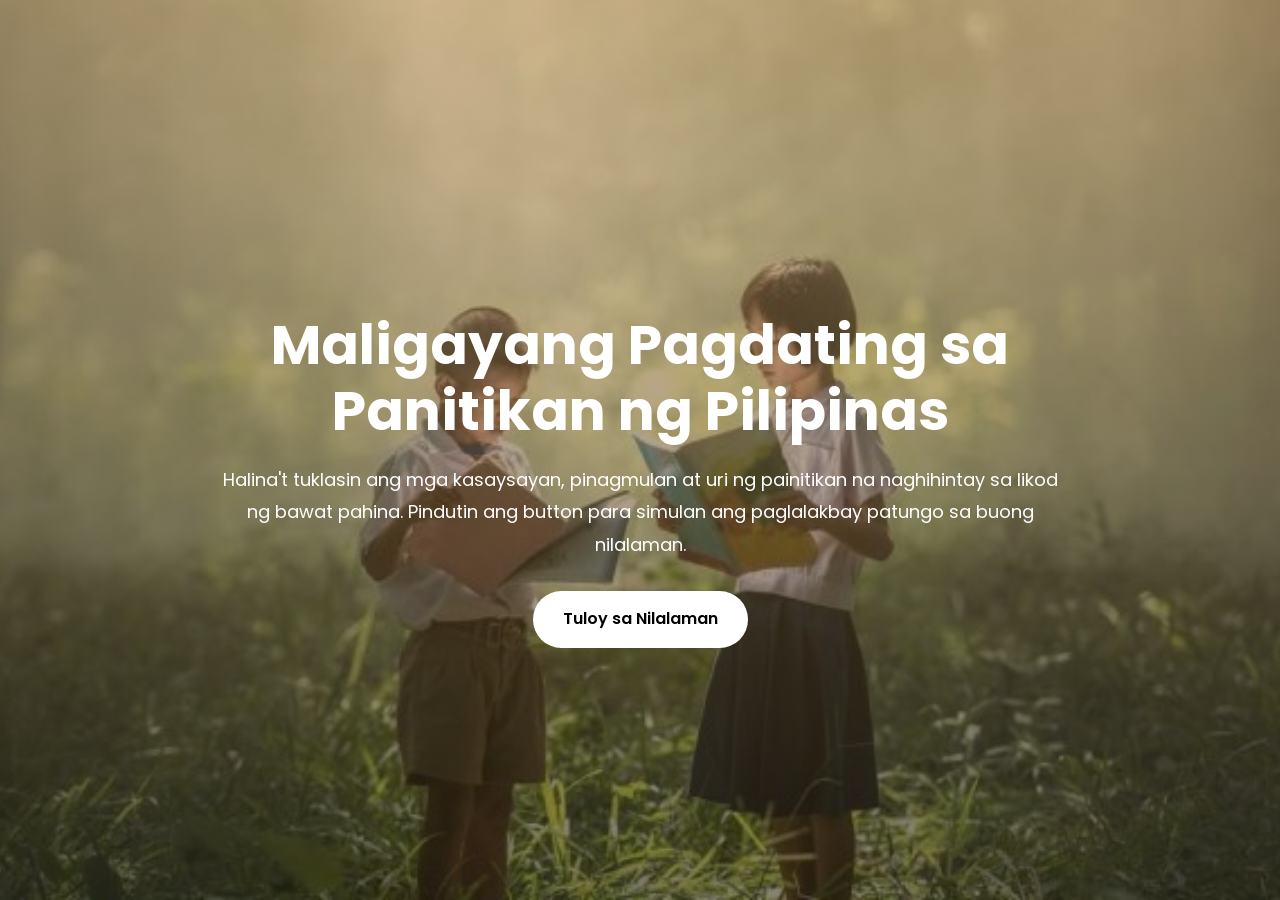
<file: index.html>
<!DOCTYPE html>
<html lang="tl">
<head>
  <meta charset="UTF-8" />
  <meta name="viewport" content="width=device-width, initial-scale=1.0"/>
  <title>Panitikan ng Pilipinas</title>

  <!-- Google Font -->
  <link rel="preconnect" href="https://fonts.googleapis.com">
  <link rel="preconnect" href="https://fonts.gstatic.com" crossorigin>

  <link href="https://fonts.googleapis.com/css2?family=Poppins:wght@300;400;500;600;700&display=swap" rel="stylesheet">

  <!-- CSS -->
  <link rel="stylesheet" href="main.css">
  <link rel="icon" href="favicon.svg" type="image/svg+xml">
</head>

<body>

  <!-- HERO -->

  <section class="hero">
    <div class="hero-content">
      <h2>Maligayang Pagdating sa Panitikan ng Pilipinas</h2>

      <p>
        Halina't tuklasin ang mga kasaysayan, pinagmulan at uri ng painitikan na naghihintay sa likod ng bawat pahina.
        Pindutin ang button para simulan ang paglalakbay patungo sa buong nilalaman.
      </p>

      <a href="Pages/panitikan.html" class="btn">Tuloy sa Nilalaman</a>
    </div>
  </section>

</body>
</html>
</file>
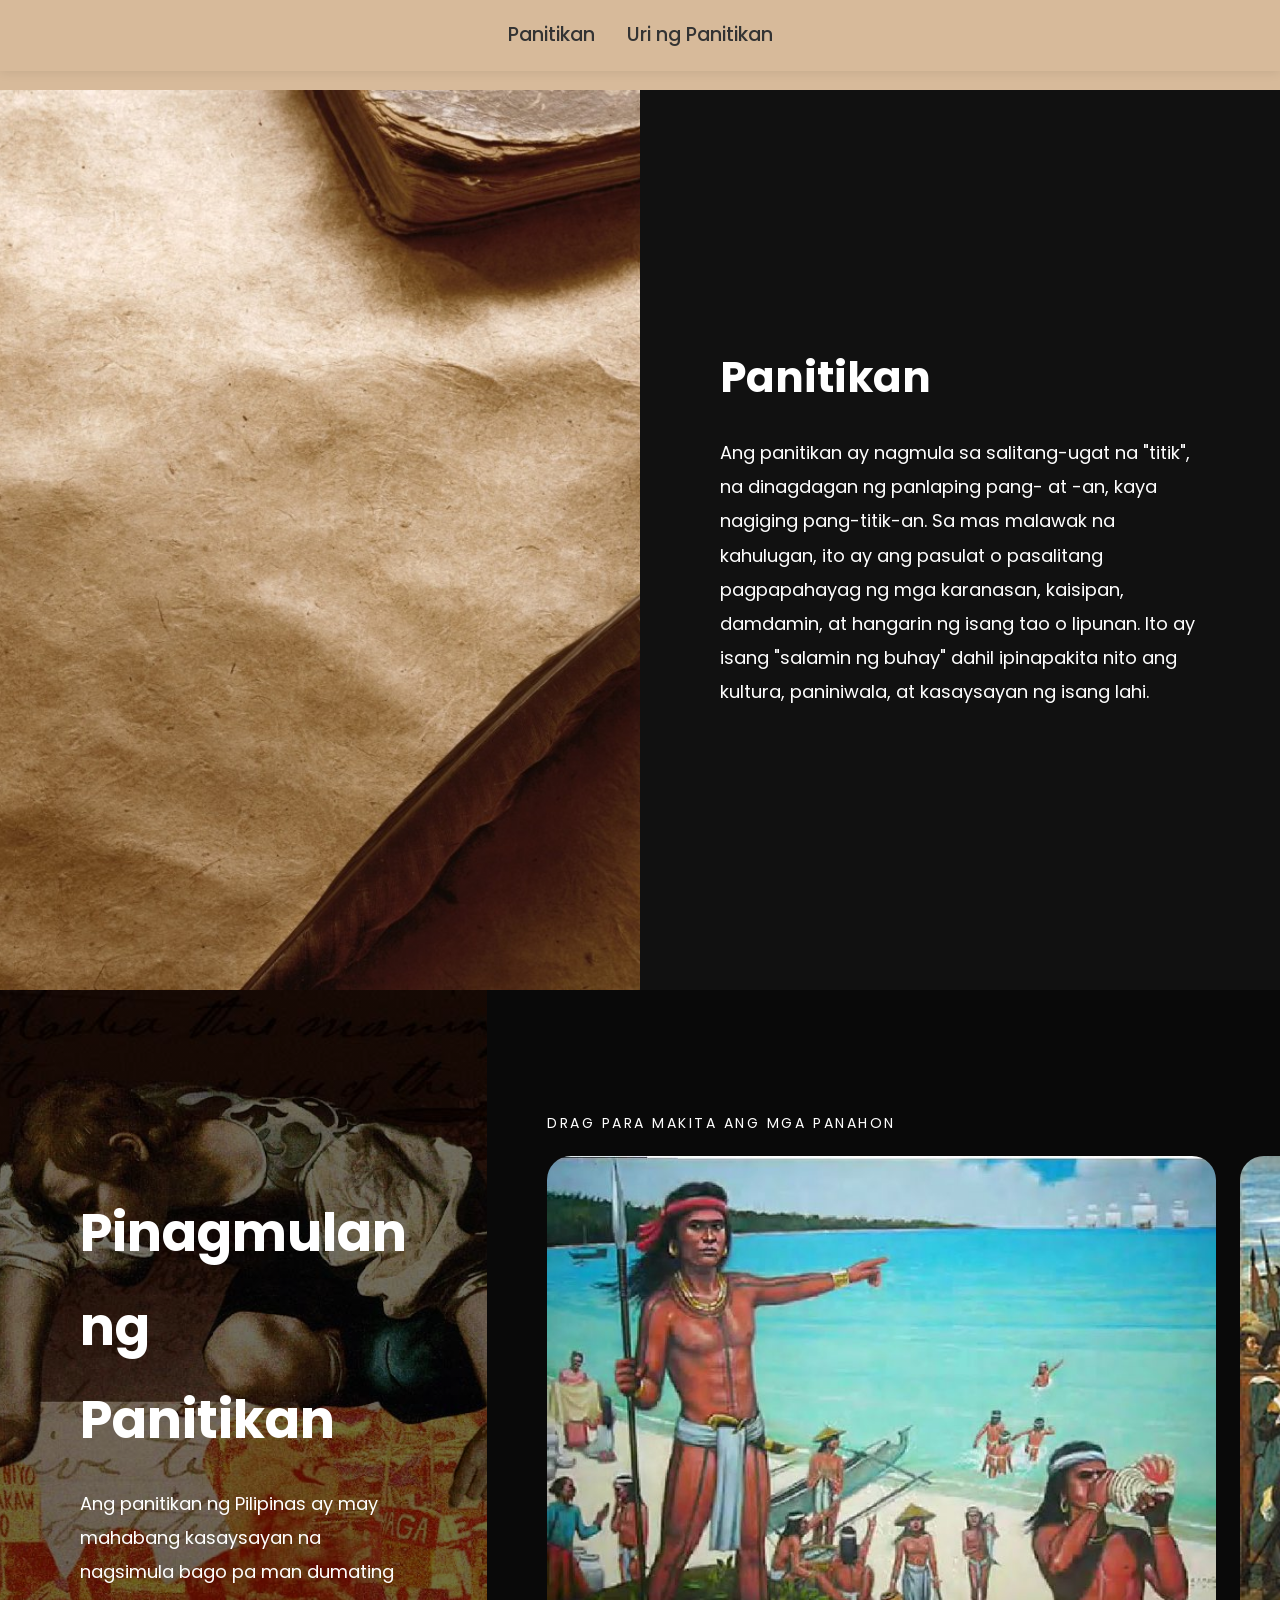
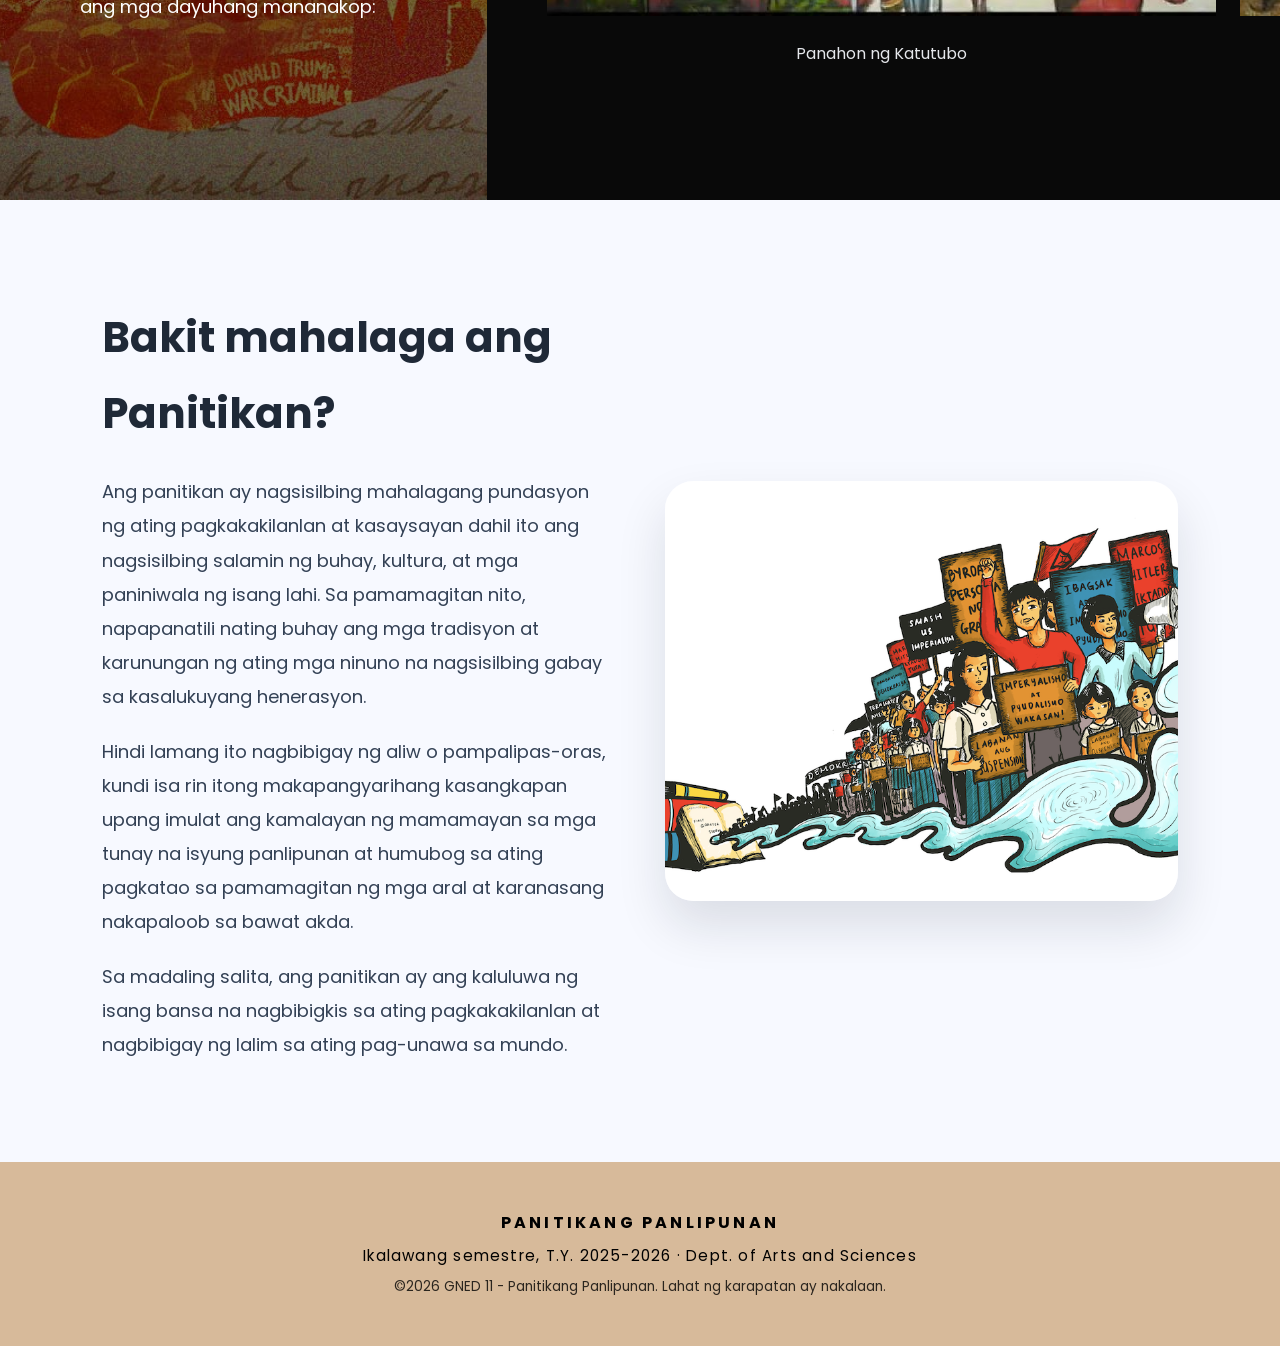
<file: Pages/panitikan.html>
<!DOCTYPE html>
<html lang="tl">
<head>
  <meta charset="UTF-8" />
  <meta name="viewport" content="width=device-width, initial-scale=1.0" />
  <title>Panitikan ng Pilipinas</title>

  <!-- Google Font -->
  <link rel="preconnect" href="https://fonts.googleapis.com">
  <link rel="preconnect" href="https://fonts.gstatic.com" crossorigin>
  <link href="https://fonts.googleapis.com/css2?family=Poppins:wght@300;400;500;600;700&display=swap" rel="stylesheet">

  <!-- CSS -->
  <link rel="stylesheet" href="../main.css">
  <link rel="icon" href="../favicon.svg" type="image/svg+xml">
</head>

<body class="panitikan-page">
  <div class="page-content">
    <nav>
      <ul>
        <li><a href="#panitikan">Panitikan</a></li>
        <li><a href="uri.html">Uri ng Panitikan</a></li>
      </ul>
    </nav>

    <section id="panitikan" class="section section-split">
      <div class="split-grid">
        <div class="split-image" style="background-image:url('../pictures/panitk.jpeg')"></div>
        <div class="split-content">
          <h2>Panitikan</h2>
          <p>
            Ang panitikan ay nagmula sa salitang-ugat na "titik", na dinagdagan ng panlaping pang- at -an, kaya nagiging pang-titik-an.
            Sa mas malawak na kahulugan, ito ay ang pasulat o pasalitang pagpapahayag ng mga karanasan, kaisipan, damdamin, at hangarin ng isang tao o lipunan.
            Ito ay isang "salamin ng buhay" dahil ipinapakita nito ang kultura, paniniwala, at kasaysayan ng isang lahi.
          </p>
        </div>
      </div>
    </section>

    <section id="pinagmulan" class="section section-pinagmulan">
      <div class="pinagmulan-grid">
        <div class="half-image">
          <div class="half-copy">
            <h2>Pinagmulan ng Panitikan</h2>
            <p>
              Ang panitikan ng Pilipinas ay may mahabang kasaysayan na nagsimula bago pa man dumating ang mga dayuhang mananakop:
            </p>
          </div>
        </div>

        <div class="half-gallery">
          <div class="gallery-label">Drag para makita ang mga panahon</div>
          <div class="draggable-row" id="kahuluganGallery">
            <div class="gallery-item" data-info="katutubo">
              <img src="../pictures/katutubo.jpg" alt="Panahon ng Katutubo">
              <div class="gallery-overlay">
                <div>
                  <h3>Panahon ng Katutubo</h3>
                  <p>Nagsimula ito sa anyong pasalin-dila (oral tradition). 
                    Ang ating mga ninuno ay nagpapahayag ng kanilang saloobin sa pamamagitan ng mga kuwentong-bayan, alamat, epiko, salawikain, at mga awiting-bayan. 
                    Sila ay may sarili na ring sistema ng pagsulat, ang Baybayin..</p>
                </div>
              </div>
              <p>Panahon ng Katutubo</p>
            </div>
            <div class="gallery-item" data-info="kastila">
              <img src="../pictures/kastila.jpg" alt="Panahon ng Kastila">
              <div class="gallery-overlay">
                <div>
                  <h3>Panahon ng Kastila</h3>
                  <p>Dito nagbago ang anyo ng panitikan dahil ipinakilala ang panitikang Romano at Kristiyanismo. 
                    Nagsimulang maisulat ang mga akda gamit ang alpabetong Latin.</p>
                </div>
              </div>
              <p>Panahon ng Kastila</p>
            </div>
            <div class="gallery-item" data-info="amerikano">
              <img src="../pictures/amerikano.jpg" alt="Panahon ng Amerikano">
              <div class="gallery-overlay">
                <div>
                  <h3>Panahon ng Amerikano</h3>
                  <p>Patuloy na nalinang ang panitikan sa pamamagitan ng paggamit ng wikang Ingles at Tagalog/Filipino, na sumasalamin sa modernisasyon at mga napapanahong isyung panlipunan.</p>
                </div>
              </div>
              <p>Panahon ng Amerikano</p>
            </div>
          </div>
        </div>
      </div>
    </section>

    <section id="kahalagahan" class="section kahalagahan-section">
      <div class="kahalagahan-grid">
        <div class="kahalagahan-text">
          <h2>Bakit mahalaga ang Panitikan?</h2>
          <p>
            Ang panitikan ay nagsisilbing mahalagang pundasyon ng ating pagkakakilanlan at kasaysayan dahil ito ang nagsisilbing salamin ng buhay, kultura, at mga paniniwala ng isang lahi. Sa pamamagitan nito, napapanatili nating buhay ang mga tradisyon at karunungan ng ating mga ninuno na nagsisilbing gabay sa kasalukuyang henerasyon.
          </p>
          <p>
            Hindi lamang ito nagbibigay ng aliw o pampalipas-oras, kundi isa rin itong makapangyarihang kasangkapan upang imulat ang kamalayan ng mamamayan sa mga tunay na isyung panlipunan at humubog sa ating pagkatao sa pamamagitan ng mga aral at karanasang nakapaloob sa bawat akda.
          </p>
          <p>
            Sa madaling salita, ang panitikan ay ang kaluluwa ng isang bansa na nagbibigkis sa ating pagkakakilanlan at nagbibigay ng lalim sa ating pag-unawa sa mundo.
          </p>
        </div>
        <div class="kahalagahan-image"></div>
      </div>
    </section>
  </div>

  <script src="../main.js"></script>

  <footer>
    <p>PANITIKANG PANLIPUNAN</p>
    <p>Ikalawang semestre, T.Y. 2025-2026 · Dept. of Arts and Sciences</p>

    <p>©2026 GNED 11 - Panitikang Panlipunan. Lahat ng karapatan ay nakalaan.</p>
  </footer>

</body>
</html>
</file>
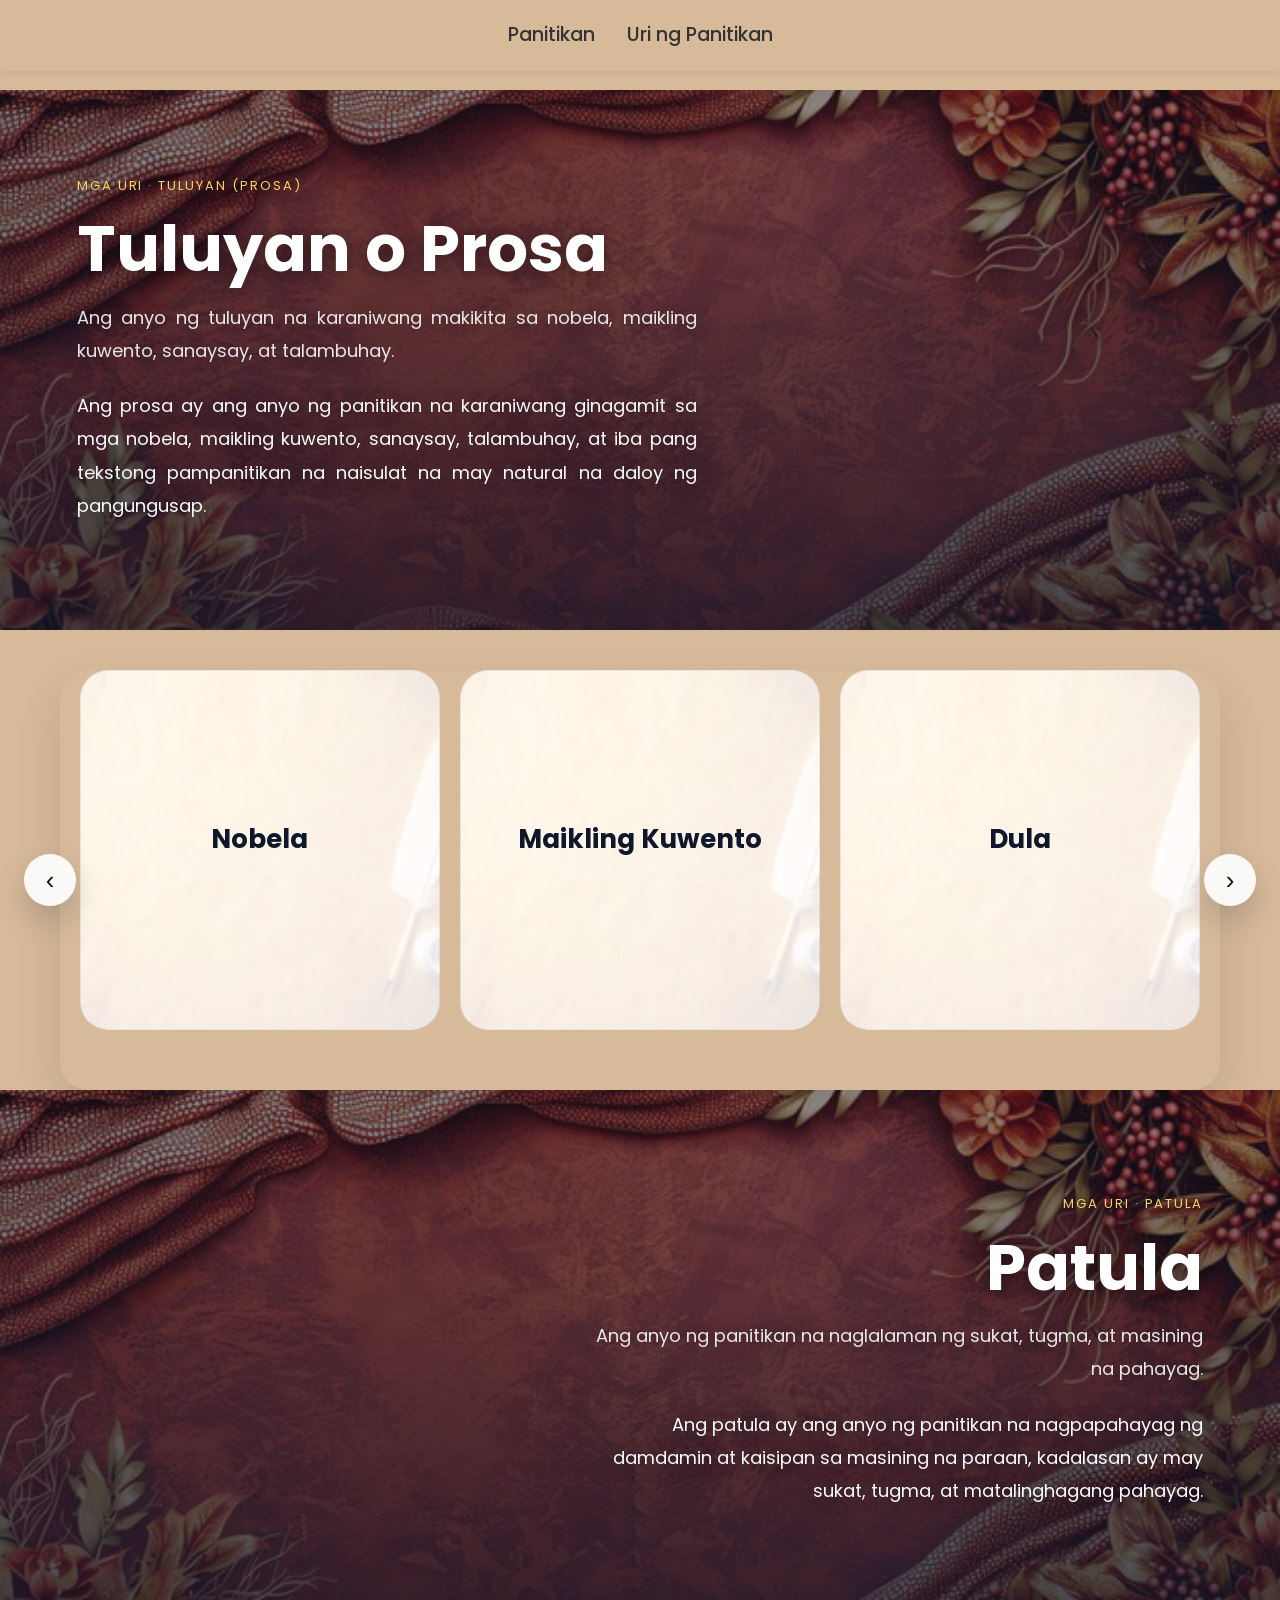
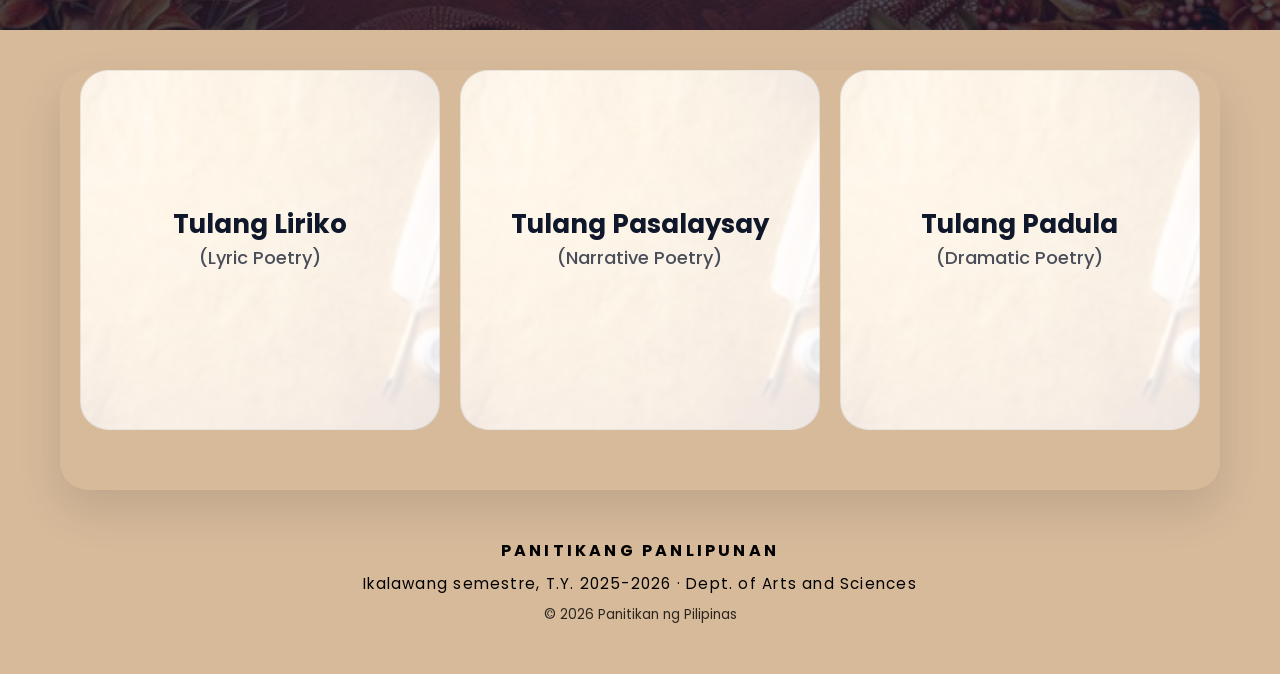
<file: Pages/uri.html>
<!DOCTYPE html>
<html lang="tl">
<head>
  <meta charset="UTF-8" />
  <meta name="viewport" content="width=device-width, initial-scale=1.0" />
  <title>Uri ng Panitikan</title>

  <!-- Google Font -->
  <link rel="preconnect" href="https://fonts.googleapis.com">
  <link rel="preconnect" href="https://fonts.gstatic.com" crossorigin>
  <link href="https://fonts.googleapis.com/css2?family=Poppins:wght@300;400;500;600;700&display=swap" rel="stylesheet">

  <!-- CSS -->
  <link rel="stylesheet" href="../main.css">
  <link rel="icon" href="../favicon.svg" type="image/svg+xml">
</head>

<body class="uri-page">
  <div class="page-content">
    <nav>
      <ul>
        <li><a href="panitikan.html">Panitikan</a></li>
        <li><a href="uri.html">Uri ng Panitikan</a></li>
      </ul>
    </nav>

    <section id="tuluyan" class="hero hero-overlay left">
      <div class="hero-content">
        <div class="breadcrumbs">Mga Uri · Tuluyan (Prosa)</div>
        <h1>Tuluyan o Prosa</h1>
        <p class="subtitle">Ang anyo ng tuluyan na karaniwang makikita sa nobela, maikling kuwento, sanaysay, at talambuhay.</p>
        <p>Ang prosa ay ang anyo ng panitikan na karaniwang ginagamit sa mga nobela, maikling kuwento, sanaysay, talambuhay, at iba pang tekstong pampanitikan na naisulat na may natural na daloy ng pangungusap.</p>
      </div>
    </section>

    <div class="prosa-carousel">
      <button class="carousel-button prev" aria-label="Previous slide">‹</button>
      <div class="carousel-track-wrapper">
        <div class="carousel-track">
          <article class="carousel-slide prosa-card">
            <div class="card-title"><h3>Nobela</h3></div>
            <div class="card-details">
              <p>Isang mahabang kathang-isip na binubuo ng maraming kabanata.</p>
              <button type="button" class="learn-more-btn">Learn More</button>
            </div>
            <div class="card-more">
              <div class="more-card-content">
                <h4>Halimbawa ng Nobela</h4>
                <img src="../pictures/prosa/nobela.jpg" alt="Halimbawa ng Nobela" class="more-card-image">
                <p>Estruktura: Panimula, Tunggalian, Kasukdulan, Kakalasan, at Wakas (binubuo ng maraming kabanata).</p>
                <button type="button" class="close-more">Close</button>
              </div>
            </div>
          </article>

            <article class="carousel-slide prosa-card">
              <div class="card-title"><h3>Maikling Kuwento</h3></div>
              <div class="card-details">
                <p>Isang maikling akda na naglalahad ng isang natatanging pangyayari.</p>
                <button type="button" class="learn-more-btn">Learn More</button>
              </div>
              <div class="card-more">
                <div class="more-card-content">
                  <img src="../pictures/prosa/maiklingkwento.jpg" alt="Halimbawa ng Maikling Kuwento" class="more-card-image">
                  <p>Estruktura: Simula, Saglit na Kasiglahan, Tunggalian, Kasukdulan, Kakalasan, at Wakas </p>
                  <button type="button" class="close-more">Close</button>
                </div>
              </div>
            </article>

            <article class="carousel-slide prosa-card">
              <div class="card-title"><h3>Dula</h3></div>
              <div class="card-details">
                <p>Isang akdang isinulat upang itanghal sa entablado.</p>
                <button type="button" class="learn-more-btn">Learn More</button>
              </div>
              <div class="card-more">
                <div class="more-card-content">
                  <img src="../pictures/prosa/dula.webp" alt="Halimbawa ng Dula" class="more-card-image">
                  <p>Estruktura: Yugto (Acts), Tanghal (Scenes), at mga Diyalogo.</p>
                  <button type="button" class="close-more">Close</button>
                </div>
              </div>
            </article>

            <article class="carousel-slide prosa-card">
              <div class="card-title"><h3>Alamat</h3></div>
              <div class="card-details">
                <p>Mga kuwentong nagpapaliwanag ng pinagmulan ng isang bagay.</p>
                <button type="button" class="learn-more-btn">Learn More</button>
              </div>
              <div class="card-more">
                <div class="more-card-content">
                  <img src="../pictures/prosa/alamat.jpg" alt="Halimbawa ng Alamat" class="more-card-image">
                  <p>Estruktura: Simula (pagpapakilala), Gitna (pinagmulan ng paksa), at Wakas (pagtatapos ng kuwento).</p>
                  <button type="button" class="close-more">Close</button>
                </div>
              </div>
            </article>

            <article class="carousel-slide prosa-card">
              <div class="card-title"><h3>Pabula</h3></div>
              <div class="card-details">
                <p>Mga kuwentong tauhang hayop na may aral.</p>
                <button type="button" class="learn-more-btn">Learn More</button>
              </div>
              <div class="card-more">
                <div class="more-card-content">
                  <img src="../pictures/prosa/pabula.webp" alt="Halimbawa ng Pabula" class="more-card-image">
                  <p>Estruktura: Simula (pagpapakilala sa hayop), Gitna (suliranin), Wakas (resolusyon at aral).</p>
                  <button type="button" class="close-more">Close</button>
                </div>
              </div>
            </article>

            <article class="carousel-slide prosa-card">
              <div class="card-title"><h3>Sanaysay</h3></div>
              <div class="card-details">
                <p>Isang pagpapahayag ng kuro-kuro o damdamin ng may-akda.</p>
                <button type="button" class="learn-more-btn">Learn More</button>
              </div>
              <div class="card-more">
                <div class="more-card-content">
                  <p>Estruktura: Simula, Gitna, Wakas. Karaniwang nilalahad ang opinion o damdamin ng may-akda.</p>
                  <button type="button" class="close-more">Close</button>
                </div>
              </div>
            </article>

            <article class="carousel-slide prosa-card">
              <div class="card-title"><h3>Talambuhay</h3></div>
              <div class="card-details">
                <p>Kasaysayan ng buhay ng isang tao.</p>
                <button type="button" class="learn-more-btn">Learn More</button>
              </div>
              <div class="card-more">
                <div class="more-card-content">
                  <img src="../pictures/prosa/talambuhay.jpg" alt="Halimbawa ng Talambuhay" class="more-card-image">
                  <p>Estruktura: Kapanganakan, Pag-aaral/Pagkilos, Mga Nakamit/Kontribusyon, at Kamatayan (o kasalukuyang katayuan).</p>
                  <button type="button" class="close-more">Close</button>
                </div>
              </div>
            </article>

            <article class="carousel-slide prosa-card">
              <div class="card-title"><h3>Balita</h3></div>
              <div class="card-details">
                <p>Isang uri ng tuluyan na nag-uulat ng kasalukuyang pangyayari.</p>
                <button type="button" class="learn-more-btn">Learn More</button>
              </div>
              <div class="card-more">
                <div class="more-card-content">
                  <p>Estruktura: Pamagat (Headline), Lead (Sino, Ano, Saan, Kailan, Bakit, Paano), at Katawan (detalye).</p>
                  <button type="button" class="close-more">Close</button>
                </div>
              </div>
            </article>

            <article class="carousel-slide prosa-card">
              <div class="card-title"><h3>Parabula</h3></div>
              <div class="card-details">
                <p>Maikling kuwento na nagtuturo ng moral na aral.</p>
                <button type="button" class="learn-more-btn">Learn More</button>
              </div>
              <div class="card-more">
                <div class="more-card-content">
                  <img src="../pictures/prosa/parabula.jpg" alt="Halimbawa ng Parabula" class="more-card-image">
                  <p>Estruktura: Simula (sitwasyon), Gitna (talinghaga), at Wakas (aral/pilosopiya).</p>
                  <button type="button" class="close-more">Close</button>
                </div>
              </div>
            </article>
          </div>
        </div>

        <button class="carousel-button next" aria-label="Next slide">›</button>
      </div>

      <div class="carousel-dots"></div>
    </div>

    <section id="patula" class="hero hero-overlay right">
      <div class="hero-content">
        <div class="breadcrumbs">Mga Uri · Patula</div>
        <h1>Patula</h1>
        <p class="subtitle">Ang anyo ng panitikan na naglalaman ng sukat, tugma, at masining na pahayag.</p>
        <p>Ang patula ay ang anyo ng panitikan na nagpapahayag ng damdamin at kaisipan sa masining na paraan, kadalasan ay may sukat, tugma, at matalinghagang pahayag.</p>
      </div>
    </section>

    <div class="patula-carousel">
      <button class="carousel-button prev" aria-label="Previous slide">‹</button>
      <div class="carousel-track-wrapper">
        <div class="carousel-track">
          <article class="carousel-slide prosa-card">
            <div class="card-title"><h3>Tulang Liriko <span class="card-subtitle">(Lyric Poetry)</span></h3></div>
            <div class="card-details">
              <p>Ito ay mga tula na nagpapahayag ng damdamin, saloobin, at emosyon ng makata. Hindi ito nagsasalaysay ng kuwento.</p>
              <button type="button" class="learn-more-btn">Learn More</button>
            </div>
            <div class="card-more">
              <div class="more-card-content">
                <h4>Estruktura: maaaring may sukat, tugma, taludtod, at saknong na nagpapahayag ng matinding damdamin.</h4>
                <h4>Halimbawa: Awit (tungkol sa pag-ibig), Elehiya (pag-alala sa namayapa), Oda (papuri), Soneto (may 14 na taludtod).</h4>
                <button type="button" class="close-more">Close</button>
              </div>
            </div>
          </article>

          <article class="carousel-slide prosa-card">
            <div class="card-title"><h3>Tulang Pasalaysay <span class="card-subtitle">(Narrative Poetry)</span></h3></div>
            <div class="card-details">
              <p>Naglalahad ito ng mahahalagang pangyayari sa buhay ng tao o ng mga tauhan sa kuwento sa anyong patula.</p>
              <button type="button" class="learn-more-btn">Learn More</button>
            </div>
            <div class="card-more">
              <div class="more-card-content">
                <h4>Estruktura: Karaniwang maikli, may sukat at tugma, at nakatuon sa personal na karanasan.</h4>
                <h4>Halimbawa: Epiko (hal. Biag ni Lam-ang), Awit at Korido (hal. Florante at Laura).</h4>
                <button type="button" class="close-more">Close</button>
              </div>
            </div>
          </article>

          <article class="carousel-slide prosa-card">
            <div class="card-title"><h3>Tulang Padula <span class="card-subtitle">(Dramatic Poetry)</span></h3></div>
            <div class="card-details">
              <p>Ito ay mga tulang sadyang isinulat para itanghal sa entablado. Ang mga karakter ay nagsasalita nang patula.</p>
              <button type="button" class="learn-more-btn">Learn More</button>
            </div>
            <div class="card-more">
              <div class="more-card-content">
                <h4>Estruktura: Karaniwang nahahati sa mga yugto o eksena; gumagamit ng masining at mataas na antas ng wika.</h4>
                <h4>Halimbawa: Senakulo, Tibag, o mga makabagong dulang patula.</h4>
                <button type="button" class="close-more">Close</button>
              </div>
            </div>
          </article>

          <article class="carousel-slide prosa-card">
            <div class="card-title"><h3>Tulang Patnigan <span class="card-subtitle">(Social/Debate Poetry)</span></h3></div>
            <div class="card-details">
              <p>Ito ay tulang paligsahan ng husay sa pagbigkas at pangangatwiran. Ginagawa ito sa harap ng madla.</p>
              <button type="button" class="learn-more-btn">Learn More</button>
            </div>
            <div class="card-more">
              <div class="more-card-content">
                <h4>Estruktura: Karaniwang may tagapamagitan (lakandiwa o lakambini) at dalawang panig na naglalaban ng katuwiran.</h4>
                <h4>Halimbawa: Balagtasan, Karagatan, at Duplo.</h4>
                <button type="button" class="close-more">Close</button>
              </div>
            </div>
          </article>
        </div>
      </div>
      <button class="carousel-button next" aria-label="Next slide">›</button>
      <div class="carousel-dots"></div>
    </div>
  </div>

  <footer>
    <p>PANITIKANG PANLIPUNAN</p>
    <p>Ikalawang semestre, T.Y. 2025-2026 · Dept. of Arts and Sciences</p>
    <p>© 2026 Panitikan ng Pilipinas</p>
  </footer>

  <script src="../main.js"></script>
</body>
</html>
</file>
<file: main.css>
*{
  margin:0;
  padding:0;
  box-sizing:border-box;
  scroll-behavior:smooth;
}

html, body{
  min-height:100%;
}

body{
  display:flex;
  flex-direction:column;
  font-family:'Poppins', sans-serif;
  background:#000000;
  background:#d7ba9a;
  line-height:1.8;
  overflow-x:hidden;
}

.uri-page{
  background:#d7ba9a;
}

.page-content{
  flex:1;
  padding-top:90px;
}

.prosa-carousel{
  overflow:visible;
}

.carousel-button{
  z-index:10;
}

.patula-carousel .carousel-button{
  display:none;
}

@media(max-width:900px){
  .patula-carousel .carousel-button{
    display:block;
  }
}

/* NAVIGATION */

nav{
  position:fixed;
  top:0;
  width:100%;
  background:#d7ba9a;
  backdrop-filter:blur(10px);
  padding:18px 6%;
  display:flex;
  justify-content:space-between;
  align-items:center;
  box-shadow:0 2px 10px rgba(0,0,0,0.08);
  z-index:1000;
  transition: transform 0.3s ease, top 0.3s ease;
}

.uri-page nav,
.panitikan-page nav{
  justify-content:center;
}

.uri-page nav ul,
.panitikan-page nav ul{
  gap:32px;
}

.uri-page nav ul li a,
.panitikan-page nav ul li a{
  font-size:1.2rem;
}

nav.hidden{
  transform: translateY(-110%);
}

nav h1{
  color:#000000;
  font-size:24px;
}

nav ul{
  display:flex;
  list-style:none;
  gap:25px;
  flex-wrap:wrap;
}

nav ul li a{
  text-decoration:none;
  color:#333;
  font-weight:500;
  transition:.3s;
}

nav ul li a:hover{
  color:#ffffff;
}

/* HERO */

.hero{
  min-height:100vh;
  display:flex;
  justify-content:center;
  align-items:center;
  text-align:center;
  padding:120px 8% 60px;
  background:linear-gradient(rgba(186, 143, 82, 0.55), rgba(43, 32, 12, 0.55)), url("pictures/landingpage.jpg");
  background-size:cover;
  background-position:center;
  background-repeat:no-repeat;
  color:white;
}

.hero.hero-secondary{
  min-height:65vh;
  background:linear-gradient(rgba(79,70,229,0.55), rgba(124,58,237,0.55)), url("pictures/kahalagahan.png");
  padding:100px 8% 50px;
  background-size:cover;
  background-position:center;
}

.hero.hero-secondary .hero-content{
  max-width:700px;
}

.hero.hero-overlay{
  min-height:60vh;
  position:relative;
  display:flex;
  align-items:center;
  color:white;
  padding:60px 6%;
  background-size:cover;
  background-position:center;
  background-repeat:no-repeat;
  margin-bottom:0;
}

#tuluyan.hero.hero-overlay{
  display:block;
  padding-bottom:0;
}

#tuluyan.hero.hero-overlay .hero-content{
  padding-bottom:0;
}

.hero.hero-overlay::before{
  content:'';
  position:absolute;
  inset:0;
  background:linear-gradient(180deg, rgba(15,23,42,0.45), rgba(15,23,42,0.75));
}

.hero.hero-overlay.left{
  background-image:url("pictures/prosa.jpg");
  justify-content:flex-start;
  padding-right:12%;
}

.hero.hero-overlay.right{
  background-image:url("pictures/prosa.jpg");
  justify-content:flex-end;
  padding-left:12%;
}


.hero.hero-overlay .hero-content{
  position:relative;
  max-width:620px;
  padding:24px 0;
  background:none;
  border-radius:0;
  min-height:auto;
  display:flex;
  flex-direction:column;
  justify-content:center;
  text-shadow:0 2px 20px rgba(0,0,0,0.45);
}

.hero.hero-overlay.left .hero-content{
  text-align:left;
}

.hero.hero-overlay.right .hero-content{
  text-align:right;
}

.hero.hero-overlay .breadcrumbs{
  font-size:13px;
  color:#f6d365;
  letter-spacing:0.15em;
  text-transform:uppercase;
  margin-bottom:18px;
}

.hero.hero-overlay h1{
  font-size:64px;
  margin-bottom:18px;
  line-height:1.05;
}

.hero.hero-overlay .subtitle{
  font-size:18px;
  opacity:0.9;
  margin-bottom:22px;
  text-align:justify;
}

.hero.hero-overlay .eyebrow{
  display:inline-block;
  margin-bottom:18px;
  color:#c7d2fe;
  letter-spacing:0.18em;
  text-transform:uppercase;
  font-size:12px;
  font-weight:700;
}

.hero.hero-overlay h2{
  font-size:48px;
  margin-bottom:20px;
}

.hero.hero-overlay p{
  font-size:18px;
  line-height:1.85;
  margin-bottom:20px;
  color:#f8fafc;
  text-align:justify;
}

#patula .subtitle,
#patula p{
  text-align:right;
}

.hero.hero-overlay .btn.btn-light{
  display:inline-block;
  padding:8px 16px;
  font-size:14px;
  background:rgba(255,255,255,0.15);
  border:1px solid rgba(255,255,255,0.75);
  color:white;
  border-radius:999px;
  transition:background .2s ease, transform .2s ease;
}

.hero.hero-overlay .btn.btn-light:hover{
  background:rgba(255,255,255,0.25);
  transform:translateY(-1px);
}

@media(max-width:900px){
  .hero.hero-overlay{
    padding:80px 6%;
    text-align:center;
  }

  .hero.hero-overlay.right .hero-content,
  .hero.hero-overlay.left .hero-content{
    margin:0 auto;
    text-align:center;
  }

  .prosa-carousel,
  .patula-carousel{
    position:static;
    width:100%;
    left:auto;
    right:auto;
    margin:40px 0;
    padding:0 24px;
  }

  .carousel-track-wrapper{
    padding:0 16px;
  }

  nav ul{
    justify-content:center;
  }
}

.hero.hero-secondary h2{
  font-size:42px;
}

.hero.hero-secondary p{
  font-size:17px;
}

.prosa-section{
  padding:60px 0;
  background:#f8fbff;
}

.prosa-grid{
  max-width:1200px;
  margin:0 auto;
  padding:0 20px;
}

.prosa-grid .section-header{
  max-width:720px;
  margin-bottom:36px;
}

.prosa-grid .section-header h2{
  font-size:40px;
  margin-bottom:16px;
  color:#111827;
}

.prosa-grid .section-header p{
  font-size:17px;
  color:#475569;
  line-height:1.85;
}

.prosa-carousel,
.patula-carousel{
  position:relative;
  width:100vw;
  left:50%;
  right:50%;
  margin-left:-50vw;
  margin-right:-50vw;
  margin-top:40px;
  padding:0 60px;
  box-sizing:border-box;
  overflow:visible;
}

.carousel-track-wrapper{
  width:100%;
  min-height:380px;
  overflow:hidden;
  border-radius:28px;
  box-shadow:0 20px 45px rgba(15,23,42,0.12);
  touch-action: pan-y;
  cursor: grab;
  padding:0 20px;
  box-sizing:border-box;
}

.carousel-track-wrapper:active{
  cursor: grabbing;
}

.carousel-track{
  display:flex;
  transition:transform .4s ease;
}

.carousel-slide{
  flex:0 0 calc((100% - 60px) / 4);
  margin-right:20px;
  box-sizing:border-box;
}

.carousel-slide:last-child{
  margin-right:0;
}

.prosa-card{
  position:relative;
  background:linear-gradient(rgba(255,255,255,0.88), rgba(255,255,255,0.88)), url("../pictures/bg.jpg") center/cover no-repeat;
  border-radius:28px;
  padding:24px 20px 30px;
  border:1px solid rgba(15,23,42,0.08);
  min-height:360px;
  overflow:visible;
  display:flex;
  flex-direction:column;
  align-items:center;
  justify-content:center;
  color:#0f172a;
}

.prosa-card .card-title{
  width:100%;
  display:flex;
  align-items:center;
  justify-content:center;
  padding:40px 24px;
  transition:opacity .24s ease;
}

.prosa-card:hover .card-title{
  opacity:0;
}

.prosa-card.show-title .card-title{
  opacity:1;
}

.prosa-card.show-title .card-details{
  opacity:0;
  max-height:0;
}

.prosa-card.show-title:hover .card-title{
  opacity:1;
}

.prosa-card.show-title:hover .card-details{
  opacity:0;
  max-height:0;
}

.prosa-card.show-detail .card-title{
  opacity:0;
}

.prosa-card.show-detail .card-details{
  opacity:1;
  max-height:240px;
}

.prosa-card h3{
  margin:0;
  color:#0f172a;
  font-size:28px;
  line-height:1.1;
  text-align:center;
  width:100%;
}

.prosa-card h3 .card-subtitle{
  display:block;
  font-size:18px;
  font-weight:500;
  opacity:0.75;
  margin-top:10px;
}

.prosa-card .card-details{
  width:100%;
  opacity:0;
  max-height:0;
  overflow:hidden;
  transition:opacity .24s ease, max-height .24s ease;
  display:flex;
  flex-direction:column;
  align-items:center;
  justify-content:center;
  text-align:center;
}

.prosa-card:hover .card-details{
  opacity:1;
  max-height:240px;
}

.prosa-card .card-details p{
  color:#475569;
  font-size:20px;
  line-height:1.9;
  margin-bottom:14px;
  text-align:center;
}

.card-more{
  width:100%;
  opacity:0;
  max-height:0;
  overflow:hidden;
  transition:opacity .3s ease, max-height .3s ease, padding .3s ease;
  position:relative;
  z-index:5;
  padding-top:0;
}

.card-more.show{
  opacity:1;
  max-height:900px;
  padding-top:18px;
}

.more-card-content{
  width:100%;
  background:white;
  position:relative;
  z-index:8;
  padding:22px;
  text-align:center;
  box-shadow:0 20px 50px rgba(15,23,42,0.12);
  margin:20px 0 0;
}

.more-card-content h4{
  margin-bottom:14px;
  font-size:20px;
  color:#111827;
}

.more-card-content p{
  color:#475569;
  line-height:1.8;
  margin-bottom:18px;
}

.more-card-image{
  width:100%;
  height:auto;
  border-radius:18px;
  margin:14px 0 18px;
  object-fit:cover;
}

.more-card-content .close-more{
  padding:10px 22px;
  border:none;
  border-radius:999px;
  background:#e2e8f0;
  color:#0f172a;
  cursor:pointer;
  font-weight:600;
}

.more-card-content .close-more:hover{
  background:#cbd5e1;
}

.learn-more-btn{
  margin-top:16px;
  padding:10px 20px;
  border:none;
  border-radius:999px;
  background:#d7ba9a;
  color:#111827;
  cursor:pointer;
  font-weight:600;
  transition:transform .2s ease, background .2s ease;
}

.learn-more-btn:hover{
  background:#cdb191;
  transform:translateY(-1px);
}

.close-more{
  padding:10px 22px;
  border:none;
  border-radius:999px;
  background:#e2e8f0;
  color:#0f172a;
  cursor:pointer;
  font-weight:600;
}

.close-more:hover{
  background:#cbd5e1;
}

.prosa-card .card-details p:last-child{
  margin-bottom:0;
}

.prosa-card p:last-child{
  margin-bottom:0;
}

.prosa-card .card-content{
  position:relative;
  z-index:2;
  margin-top:120px;
}

@media(max-width:1360px){
  .carousel-slide{
    flex:0 0 calc((100% - 40px) / 3);
  }

  .carousel-track-wrapper{
    min-height:420px;
  }
}

@media(max-width:1200px){
  .carousel-slide{
    flex:0 0 calc((100% - 48px) / 3);
  }
}

@media(max-width:900px){
  .carousel-slide{
    flex:0 0 calc((100% - 24px) / 2);
  }

  .carousel-track-wrapper{
    min-height:520px;
  }
}

@media(max-width:640px){
  .prosa-carousel,
  .patula-carousel{
    max-width:100%;
  }

  .carousel-slide{
    flex:0 0 100%;
    margin-right:0;
  }
}

.prosa-card h3{
  margin:0 0 16px;
  color:#0f172a;
  font-size:26px;
  line-height:1.1;
}

.prosa-card p{
  color:#475569;
  line-height:1.8;
  margin-bottom:16px;
}

.prosa-card p:last-child{
  margin-bottom:0;
}

.prosa-card .card-content{
  position:relative;
  z-index:2;
  margin-top:120px;
}

.carousel-button{
  position:absolute;
  top:50%;
  transform:translateY(-50%);
  width:52px;
  height:52px;
  border:none;
  border-radius:50%;
  background:rgba(255,255,255,0.92);
  color:#111827;
  font-size:26px;
  cursor:pointer;
  box-shadow:0 14px 30px rgba(15,23,42,0.18);
  transition:transform .2s ease, background .2s ease;
  z-index:50;
}

.carousel-button:hover{
  transform:translateY(-50%) scale(1.04);
  background:white;
}

.carousel-button.prev{
  left:24px;
}

.carousel-button.next{
  right:24px;
}

.carousel-button{
  z-index:20;
}

.carousel-dots{
  display:none;
}

.carousel-dots button{
  width:12px;
  height:12px;
  border-radius:50%;
  border:none;
  background:rgba(148,163,184,0.45);
  cursor:pointer;
  transition:background .2s ease, transform .2s ease;
}

.carousel-dots button.active{
  background:#4f46e5;
  transform:scale(1.1);
}

@media(max-width:900px){
  .prosa-section{
    padding:50px 6%;
  }

  .carousel-button{
    width:44px;
    height:44px;
    font-size:22px;
  }

  .carousel-button.prev{
    left:-18px;
  }

  .carousel-button.next{
    right:-18px;
  }

  .prosa-card{
    padding:24px;
  }
}

.section-split{
  padding:0;
  min-height:100vh;
}

.split-grid{
  display:grid;
  grid-template-columns:1fr 1fr;
  gap:0;
  align-items:stretch;
  width:100vw;
  max-width:100vw;
  margin-left:calc(50% - 50vw);
  overflow:hidden;
  box-shadow:none;
  min-height:100vh;
}

.split-image{
  min-height:100%;
  background-size:cover;
  background-position:center;
}

.split-content{
  padding:80px;
  background:#111111;
  color:white;
  display:flex;
  flex-direction:column;
  justify-content:center;
}

.split-content .eyebrow{
  display:inline-block;
  margin-bottom:20px;
  color:#a5b4fc;
  letter-spacing:0.16em;
  text-transform:uppercase;
  font-size:12px;
  font-weight:700;
}

.split-content h2{
  font-size:42px;
  margin-bottom:20px;
}

.split-content p{
  font-size:18px;
  line-height:1.9;
  margin-bottom:30px;
  max-width:520px;
}

.section-pinagmulan{
  padding:0;
  color:white;
}

.pinagmulan-grid{
  display:grid;
  grid-template-columns:1fr 1fr;
  min-height:90vh;
  width:100vw;
  max-width:100vw;
  margin-left:calc(50% - 50vw);
  gap:0;
}

.kahalagahan-section{
  padding:100px 8% 80px;
  background:#f7f9ff;
}

.kahalagahan-grid{
  display:grid;
  grid-template-columns:1fr 1fr;
  gap:50px;
  align-items:center;
  max-width:1200px;
  margin:0 auto;
}

.kahalagahan-text{
  text-align:left;
}

.kahalagahan-text h2{
  font-size:42px;
  margin-bottom:24px;
  color:#1f2937;
}

.kahalagahan-text p{
  font-size:18px;
  line-height:1.9;
  color:#334155;
  margin-bottom:20px;
}

.kahalagahan-image{
  min-height:420px;
  border-radius:28px;
  background:url("pictures/kahalagahan.png") center/cover no-repeat;
  box-shadow:0 25px 50px rgba(15,23,42,0.12);
}

@media(max-width:900px){
  .kahalagahan-grid{
    grid-template-columns:1fr;
  }

  .kahalagahan-image{
    min-height:320px;
  }

  .kahalagahan-text{
    text-align:left;
  }
}

.half-image{
  background:linear-gradient(rgba(0,0,0,0.55), rgba(0,0,0,0.55)), url("pictures/pinagmulan.jpg");
  background-size:cover;
  background-position:center;
  display:flex;
  align-items:center;
  justify-content:flex-start;
}

.half-copy{
  padding:100px 80px;
  max-width:650px;
}

.half-copy h2{
  font-size:52px;
  margin:20px 0;
}

.half-copy p{
  font-size:18px;
  line-height:1.9;
  max-width:620px;
}

.half-gallery{
  padding:100px 60px;
  display:flex;
  flex-direction:column;
  justify-content:center;
  background:#090909;
}

.gallery-label{
  margin-bottom:20px;
  font-size:14px;
  letter-spacing:0.18em;
  text-transform:uppercase;
  color:#ffffff;
}

/* Removed gallery tip box to keep the UI cleaner */
.draggable-row{
  display:flex;
  gap:24px;
  overflow-x:auto;
  overflow-y:hidden;
  scroll-snap-type:x mandatory;
  padding-bottom:10px;
  cursor:grab;
  -webkit-overflow-scrolling:touch;
  user-select:none;
  touch-action:pan-y;
}

.draggable-row::-webkit-scrollbar {
  display: none;
}

.draggable-row {
  -ms-overflow-style: none;
  scrollbar-width: none;
}

.gallery-item{
  min-width:320px;
  flex:0 0 auto;
  cursor:pointer;
  position:relative;
  overflow:hidden;
  border-radius:24px;
}

.gallery-item img{
  width:100%;
  height:460px;
  object-fit:cover;
  transition:transform .35s ease, filter .35s ease;
  scroll-snap-align:center;
  user-drag:none;
}

.gallery-item .gallery-overlay{
  position:absolute;
  inset:0;
  display:flex;
  align-items:center;
  justify-content:center;
  padding:24px;
  background:rgba(8,11,26,0.75);
  color:#f8fafc;
  opacity:0;
  transform:scale(0.98);
  transition:opacity .25s ease, transform .25s ease;
  text-align:center;
}

.gallery-item .gallery-overlay h3{
  margin-bottom:12px;
  font-size:20px;
}

.gallery-item .gallery-overlay p{
  font-size:15px;
  line-height:1.8;
}

.gallery-item:hover img{
  filter: blur(4px) brightness(0.65);
  transform:scale(1.02);
}

.gallery-item:hover .gallery-overlay{
  opacity:1;
  transform:scale(1);
}

.gallery-item img{
  position:relative;
  z-index:1;
}

.gallery-item .gallery-overlay{
  z-index:2;
}

.gallery-item p{
  margin-top:14px;
  color:#e5e7eb;
  font-size:16px;
  text-align:center;
}

.draggable-row:active{
  cursor:grabbing;
}

@media(max-width:900px){
  .kahulugan-grid{
    grid-template-columns:1fr;
  }

  .half-copy,
  .half-gallery{
    padding:60px 40px;
  }

  .gallery-item img{
    height:360px;
  }
}

@media(max-width:900px){
  .kahulugan-grid{
    grid-template-columns:1fr;
  }

  .kahulugan-text,
  .kahulugan-gallery{
    padding:60px 40px;
  }
}

.btn.btn-light{
  background:transparent;
  border:2px solid rgba(255,255,255,0.9);
  color:white;
}

.btn.btn-light:hover{
  background:rgba(255,255,255,0.1);
}

@media(max-width:900px){
  .split-grid{
    grid-template-columns:1fr;
  }

  .split-content{
    padding:35px;
  }
}

.hero-content{
  width:100%;
  max-width:850px;
}

.hero h2{
  font-size:55px;
  margin-bottom:20px;
  line-height:1.2;
}

.hero p{
  font-size:18px;
}

.btn{
  display:inline-block;
  margin-top:30px;
  padding:14px 30px;
  background:white;
  color:#000000;
  border-radius:50px;
  text-decoration:none;
  font-weight:600;
  transition:.3s;
}

.btn:hover{
  transform:translateY(-3px);
}

/* SECTION */

section{
  padding:0;
  margin-bottom:0;
}

section:last-of-type{
  margin-bottom:0;
}

.section-title{
  font-size:38px;
  margin-bottom:25px;
  color:#4f46e5;
}

.card{
  background:white;
  padding:30px;
  border-radius:20px;
  box-shadow:0 5px 20px rgba(0,0,0,0.08);
  margin-bottom:30px;
}

/* TIMELINE */

.timeline{
  border-left:4px solid #4f46e5;
  padding-left:20px;
}

.timeline-item{
  margin-bottom:30px;
}

.timeline-item h4{
  color:#4f46e5;
  margin-bottom:10px;
}

/* TYPES */

.types{
  display:grid;
  grid-template-columns:repeat(auto-fit,minmax(280px,1fr));
  gap:25px;
}

.type-box{
  background:white;
  padding:25px;
  border-radius:20px;
  box-shadow:0 5px 20px rgba(0,0,0,0.08);
}

.type-box h3{
  color:#4f46e5;
  margin-bottom:15px;
}

/* ACCORDION */

.accordion-item{
  background:white;
  margin-bottom:15px;
  border-radius:15px;
  overflow:hidden;
  box-shadow:0 4px 15px rgba(0,0,0,0.08);
}

.accordion-header{
  padding:20px;
  cursor:pointer;
  background:white;
  font-weight:600;
  color:#4f46e5;
  display:flex;
  justify-content:space-between;
  align-items:center;
}

.accordion-content{
  max-height:0;
  overflow:hidden;
  transition:max-height 0.4s ease;
  padding:0 20px;
}

.accordion-content p{
  padding-bottom:20px;
}

/* FOOTER */

footer{
  text-align:center;
  padding:40px 20px;
  background:#d7ba9a;
  color:rgb(0, 0, 0);
}

footer p{
  margin:8px 0;
  line-height:1.6;
}

footer p:first-child{
  font-size:1rem;
  font-weight:700;
  letter-spacing:0.2em;
  text-transform:uppercase;
}

footer p:nth-child(2){
  font-size:0.95rem;
  letter-spacing:0.08em;
}

footer p:last-child{
  font-size:0.85rem;
  opacity:0.8;
}

/* RESPONSIVE */

@media(max-width:768px){

  nav{
    flex-direction:column;
    gap:10px;
  }

  nav ul{
    gap:18px;
  }

  .hero h2{
    font-size:38px;
  }

  .section-title{
    font-size:30px;
  }

}

@media(max-width:768px){
  .hero p{
    font-size:16px;
  }

  .hero.hero-overlay h1{
    font-size:42px;
  }

  .hero.hero-overlay .subtitle,
  .hero.hero-overlay p{
    font-size:16px;
  }

  .prosa-card h3{
    font-size:24px;
  }

  .prosa-card .card-details p{
    font-size:18px;
  }

  .more-card-content h4{
    font-size:18px;
  }

  .carousel-button.prev{
    left:8px;
  }

  .carousel-button.next{
    right:8px;
  }

  .split-content,
  .half-copy,
  .half-gallery{
    padding:36px 24px;
  }

  .half-gallery{
    padding-top:20px;
  }

  .gallery-item img{
    height:280px;
  }

  .gallery-item{
    min-width:260px;
  }

  .kahalagahan-grid,
  .pinagmulan-grid{
    grid-template-columns:1fr;
  }
}

@media(max-width:480px){
  nav ul{
    gap:14px;
  }

  nav ul li a{
    font-size:1rem;
  }

  .hero{
    padding:70px 5% 40px;
  }

  .hero.hero-overlay{
    padding:60px 5%;
  }

  .hero h2{
    font-size:32px;
  }

  .hero.hero-overlay h1{
    font-size:36px;
  }

  .prosa-card,
  .more-card-content{
    padding:20px;
  }

  .carousel-button{
    width:40px;
    height:40px;
    font-size:20px;
  }

  .split-content,
  .half-copy,
  .half-gallery{
    padding:24px 18px;
  }

  .gallery-item img{
    height:240px;
  }

  .gallery-item{
    min-width:240px;
  }

  footer p{
    font-size:0.82rem;
  }
}
</file>
